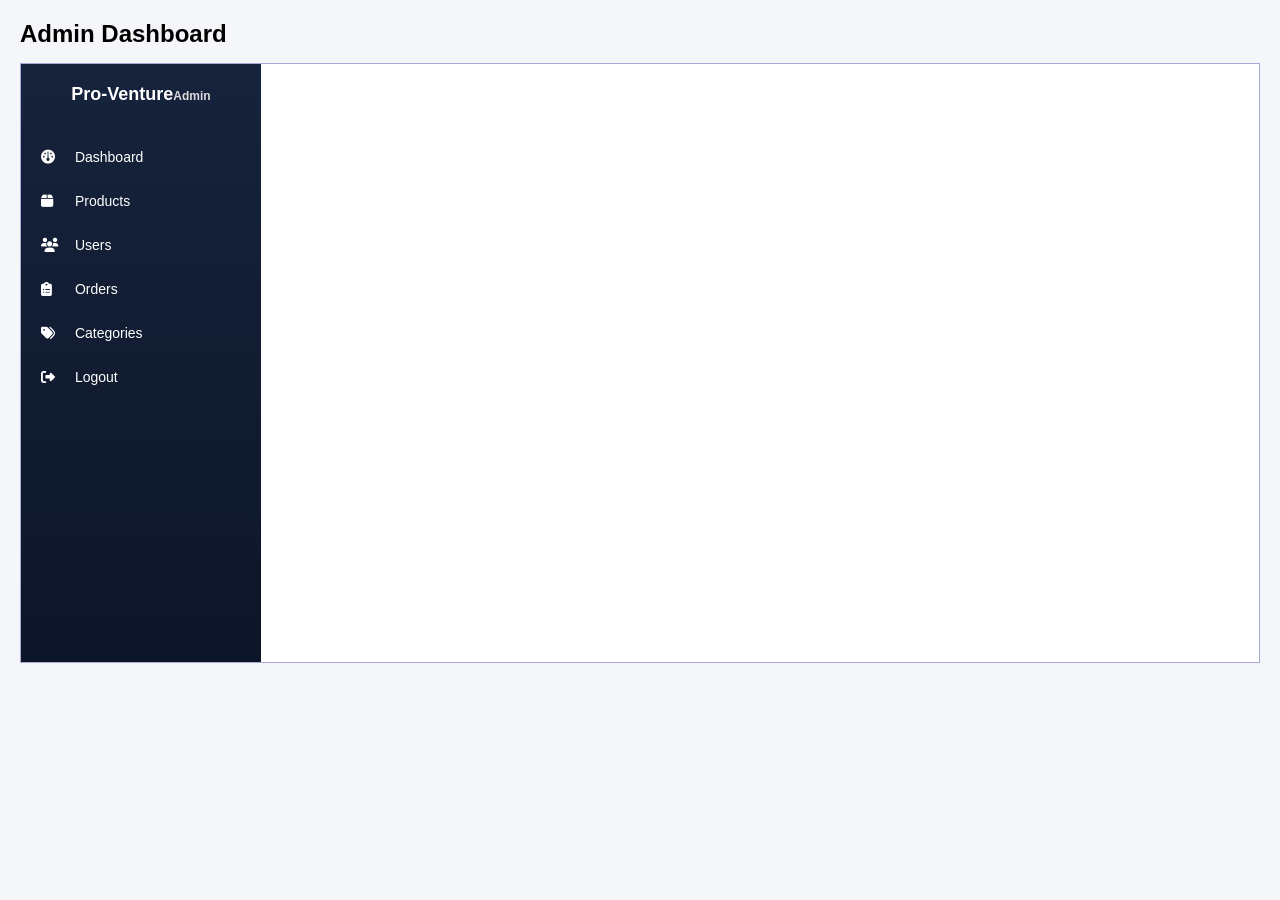
<file: UI/admin_dashboard.html>
﻿<!DOCTYPE html>
<html lang="en">
<head>
  <meta charset="UTF-8">
  <meta name="viewport" content="width=device-width, initial-scale=1.0">
  <title>Admin Dashboard</title>

  <link rel="stylesheet" href="https://cdnjs.cloudflare.com/ajax/libs/font-awesome/6.5.1/css/all.min.css">

  <style>
    *{
      margin:0;
      padding:0;
      box-sizing:border-box;
      font-family: Arial, Helvetica, sans-serif;
    }

    body{
      background:#f5f6fa;
      padding:20px;
    }

    .page-title{
      font-size:24px;
      font-weight:bold;
      margin-bottom:15px;
    }

    .dashboard-container{
      display:flex;
      border:1px solid #a9a9d6;
      background:#fff;
      min-height:600px;
    }

    /* Sidebar */
    .sidebar{
      width:240px;
      background:linear-gradient(to bottom,#16233c,#0d1628);
      color:#fff;
      padding-top:20px;
    }

    .logo{
      text-align:center;
      font-size:18px;
      font-weight:bold;
      margin-bottom:30px;
    }

    .logo span{
      color:#dcdcdc;
      font-size:12px;
    }

    .sidebar ul{
      list-style:none;
    }

    .sidebar ul li{
      padding:14px 20px;
      cursor:pointer;
      transition:0.3s;
      font-size:14px;
    }

    .sidebar ul li:hover{
      background:rgba(255,255,255,0.1);
    }

    .sidebar ul li i{
      width:20px;
      margin-right:10px;
    }

    /* Main Content */
    .main-content{
      flex:1;
      padding:25px;
    }

    .main-content h2{
      margin-bottom:20px;
      color:#333;
    }

    /* Statistics Cards */
    .stats{
      display:flex;
      gap:20px;
      margin-bottom:35px;
    }

    .card{
      flex:1;
      background:#fff;
      border:1px solid #eee;
      border-radius:8px;
      padding:18px;
      display:flex;
      align-items:center;
      gap:12px;
      box-shadow:0 1px 3px rgba(0,0,0,0.05);
    }

    .card i{
      font-size:20px;
      padding:10px;
      border-radius:6px;
    }

    .users i{
      color:#4a90e2;
      background:#eaf2ff;
    }

    .products i{
      color:#4169e1;
      background:#eef3ff;
    }

    .orders i{
      color:#27ae60;
      background:#e9f8ef;
    }

    .categories i{
      color:#d354d8;
      background:#fceeff;
    }

    .card-number{
      font-size:24px;
      font-weight:bold;
      color:#333;
    }

    .card-text{
      font-size:13px;
      color:#777;
    }

    /* Orders Table */
    .section-title{
      margin-bottom:15px;
      color:#333;
    }

    table{
      width:100%;
      border-collapse:collapse;
      background:#fff;
    }

    th{
      text-align:left;
      padding:12px;
      background:#fafafa;
      border-bottom:1px solid #ddd;
      color:#555;
    }

    td{
      padding:12px;
      border-bottom:1px solid #eee;
    }

    .status{
      padding:6px 12px;
      border-radius:12px;
      font-size:12px;
      font-weight:bold;
    }

    .completed{
      background:#e8f7ee;
      color:#27ae60;
    }

    .processing{
      background:#fff4e6;
      color:#f39c12;
    }

    .pending{
      background:#ffeaea;
      color:#e74c3c;
    }

    .view-orders{
      float:right;
      margin-top:15px;
      padding:10px 15px;
      border:1px solid #6c63ff;
      color:#6c63ff;
      background:white;
      border-radius:5px;
      cursor:pointer;
      font-weight:bold;
    }

    .view-orders:hover{
      background:#6c63ff;
      color:white;
    }
  </style>
</head>
<body>

<h1 class="page-title">Admin Dashboard</h1>

<div class="dashboard-container">

  <!-- Sidebar -->
  <div class="sidebar">

    <div class="logo">
      Pro-Venture<span>Admin</span>
    </div>

    <ul>
      <li><i class="fas fa-gauge"></i> Dashboard</li>
      <li><i class="fas fa-box"></i> Products</li>
      <li><i class="fas fa-users"></i> Users</li>
      <li><i class="fas fa-clipboard-list"></i> Orders</li>
      <li><i class="fas fa-tags"></i> Categories</li>
      <li><i class="fas fa-right-from-bracket"></i> Logout</li>
    </ul>

  </div>

  <!-- Main Content -->
  <div class="main-content">

  </div>

</div>

</body>
</html>
</file>
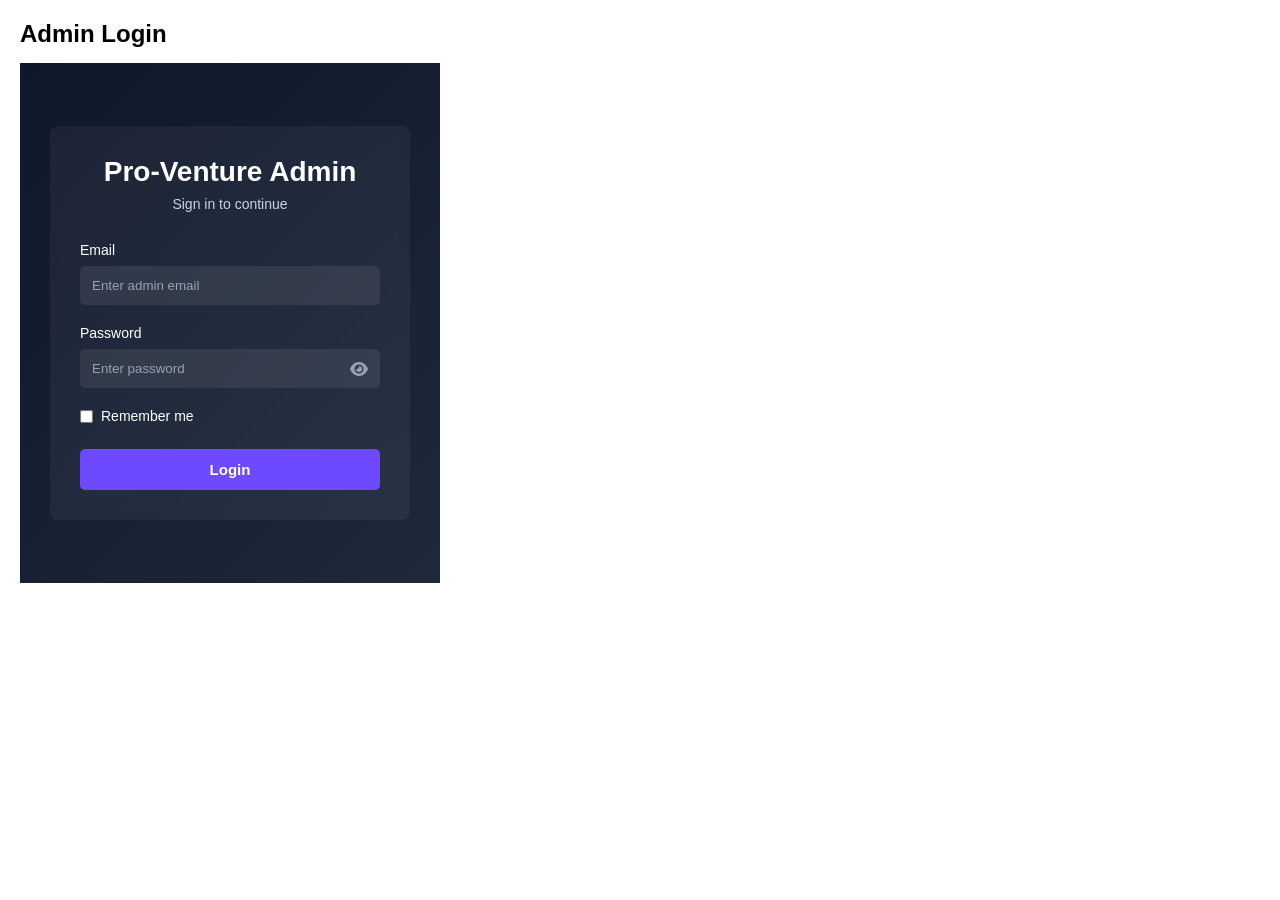
<file: UI/admin_login.html>
﻿<!DOCTYPE html>
<html lang="en">
<head>
  <meta charset="UTF-8">
  <meta name="viewport" content="width=device-width, initial-scale=1.0">
  <title>Admin Login</title>

  <!-- Font Awesome -->
  <link rel="stylesheet" href="https://cdnjs.cloudflare.com/ajax/libs/font-awesome/6.5.1/css/all.min.css">

  <style>
    *{
      margin:0;
      padding:0;
      box-sizing:border-box;
      font-family: Arial, sans-serif;
    }

    body{
      background:#ffffff;
      padding:20px;
    }

    .page-title{
      font-size:24px;
      font-weight:bold;
      margin-bottom:15px;
    }

    .login-container{
      width:420px;
      min-height:520px;
      background:linear-gradient(135deg,#0f172a,#1e293b);
      display:flex;
      justify-content:center;
      align-items:center;
      padding:30px;
    }

    .login-box{
      width:100%;
      background:rgba(255,255,255,0.05);
      padding:30px;
      border-radius:8px;
      backdrop-filter:blur(5px);
    }

    .login-header{
      text-align:center;
      color:white;
      margin-bottom:30px;
    }

    .login-header h2{
      margin-bottom:8px;
      font-size:28px;
    }

    .login-header p{
      color:#cbd5e1;
      font-size:14px;
    }

    .form-group{
      margin-bottom:20px;
    }

    label{
      display:block;
      color:white;
      margin-bottom:8px;
      font-size:14px;
    }

    .input-group{
      position:relative;
    }

    input[type="email"],
    input[type="password"]{
      width:100%;
      padding:12px;
      border:none;
      border-radius:5px;
      background:rgba(255,255,255,0.08);
      color:white;
      outline:none;
    }

    input::placeholder{
      color:#94a3b8;
    }

    .password-icon{
      position:absolute;
      right:12px;
      top:50%;
      transform:translateY(-50%);
      color:#94a3b8;
      cursor:pointer;
    }

    .remember{
      display:flex;
      align-items:center;
      gap:8px;
      margin-bottom:25px;
      color:#e2e8f0;
      font-size:14px;
    }

    .login-btn{
      width:100%;
      padding:12px;
      border:none;
      border-radius:5px;
      background:#6d4aff;
      color:white;
      font-size:15px;
      font-weight:bold;
      cursor:pointer;
      transition:0.3s;
    }

    .login-btn:hover{
      background:#5a3cf0;
    }
  </style>
</head>
<body>

<h1 class="page-title">Admin Login</h1>

<div class="login-container">

  <div class="login-box">

    <div class="login-header">
      <h2>Pro-Venture Admin</h2>
      <p>Sign in to continue</p>
    </div>

    <form>

      <div class="form-group">
        <label>Email</label>
        <input type="email" placeholder="Enter admin email">
      </div>

      <div class="form-group">
        <label>Password</label>

        <div class="input-group">
          <input type="password" placeholder="Enter password">
          <i class="fa-solid fa-eye password-icon"></i>
        </div>
      </div>

      <div class="remember">
        <input type="checkbox" id="remember">
        <label for="remember" style="margin:0;">Remember me</label>
      </div>

      <button type="submit" class="login-btn">
        Login
      </button>

    </form>

  </div>

</div>

</body>
</html>
</file>
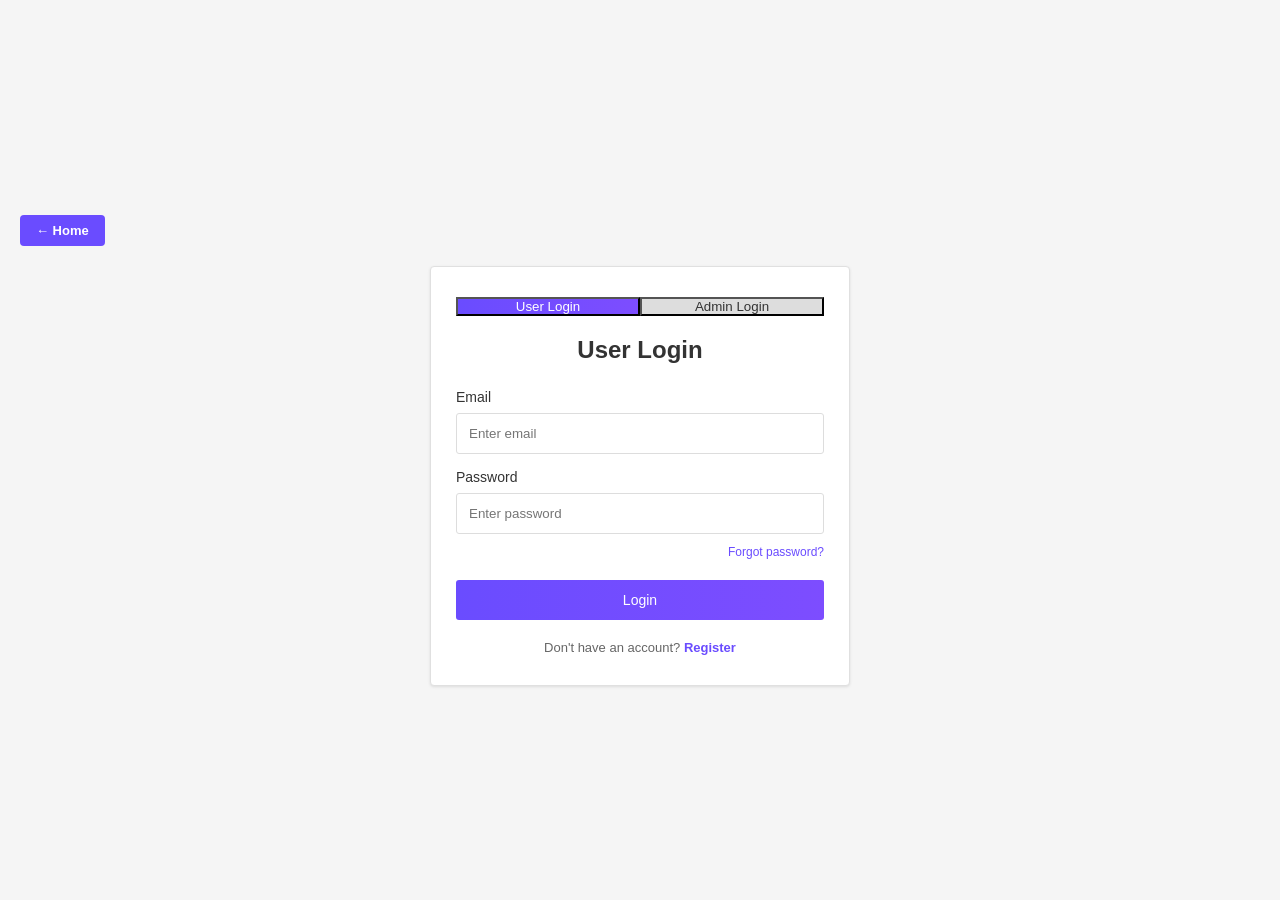
<file: UI/login.html>
﻿<!DOCTYPE html>
<html lang="en">
<head>
  <meta charset="UTF-8">
  <meta name="viewport" content="width=device-width, initial-scale=1.0">
  <title>Login Page</title>

  <style>
    *{
      margin:0;
      padding:0;
      box-sizing:border-box;
      font-family:Arial, Helvetica, sans-serif;
    }

    .login-wrapper{
      background:#f5f5f5;
      display:flex;
      flex-direction:column;
      justify-content:center;
      align-items:center;
      min-height:100vh;
      padding:20px;
    }

    .home-btn{
      align-self:flex-start;
      margin-bottom:20px;
      padding:8px 16px;
      background:#6a4cff;
      color:white;
      border:none;
      border-radius:4px;
      cursor:pointer;
      font-size:13px;
      font-weight:bold;
    }

    .home-btn:hover{
      opacity:0.9;
    }

    .login-container{
      width:420px;
    }

    .login-box{
      background:#fff;
      padding:30px 25px;
      border:1px solid #e0e0e0;
      border-radius:4px;
      box-shadow:0 1px 3px rgba(0,0,0,0.1);
    }

    h2{
      margin-bottom:25px;
      font-size:24px;
      font-weight:bold;
      color:#333;
      text-align:center;
    }

    .tabs{
      display:flex;
      margin-bottom:20px;
    }

    .tabs button{
      flex:1;
      margin:0;
      border-radius:0;
      background:#ddd;
      color:#333;
    }

    .tabs button.active{
      background:linear-gradient(to right, #6a4cff, #7d4dff);
      color:white;
    }

    label{
      display:block;
      margin-bottom:8px;
      margin-top:15px;
      font-size:14px;
      color:#333;
    }

    input{
      width:100%;
      padding:12px;
      border:1px solid #ddd;
      border-radius:3px;
      outline:none;
    }

    input:focus{
      border-color:#6a4cff;
    }

    .forgot-password{
      text-align:right;
      margin-top:8px;
    }

    .forgot-password a{
      text-decoration:none;
      color:#6a4cff;
      font-size:12px;
    }

    .submit-btn{
      width:100%;
      margin-top:20px;
      padding:12px;
      border:none;
      border-radius:3px;
      background:linear-gradient(to right, #6a4cff, #7d4dff);
      color:white;
      font-size:14px;
      cursor:pointer;
    }

    .submit-btn:hover{
      opacity:0.9;
    }

    .register{
      text-align:center;
      margin-top:20px;
      font-size:13px;
      color:#666;
    }

    .register a{
      text-decoration:none;
      color:#6a4cff;
      font-weight:bold;
    }

    .hidden{
      display:none;
    }
  </style>
</head>

<body>

<div class="login-wrapper">
  <button class="home-btn" onclick="navigateTo('main_screen')">← Home</button>

  <div class="login-container">
    <div class="login-box">

      <div class="tabs">
        <button class="active" onclick="showForm('user')" id="userBtn">
          User Login
        </button>

        <button onclick="showForm('admin')" id="adminBtn">
          Admin Login
        </button>
      </div>

      <!-- User Login -->
      <div id="userForm">
        <h2>User Login</h2>

        <form id="loginForm">
          <label>Email</label>
          <input type="email" id="loginEmail" placeholder="Enter email" required>

          <label>Password</label>
          <input type="password" id="loginPassword" placeholder="Enter password" required>

          <p id="loginError" style="color:red;font-size:13px;margin-top:10px;display:none;"></p>

          <div class="forgot-password">
            <a href="#">Forgot password?</a>
          </div>

          <button type="submit" class="submit-btn">Login</button>

          <p class="register">
            Don't have an account?
            <a href="#" onclick="navigateTo('register_screen')">Register</a>
          </p>
        </form>
      </div>

      <!-- Admin Login -->
      <div id="adminForm" class="hidden">
        <form id="adminLoginForm">
          <label>Admin Email</label>
          <input type="email" id="adminUsername" placeholder="Enter admin email" required>

          <label>Password</label>
          <input type="password" id="adminPassword" placeholder="Enter admin password" required>

          <p id="adminLoginError" style="color:red;font-size:13px;margin-top:10px;display:none;"></p>

          <button type="submit" class="submit-btn">
            Login as Admin
          </button>
        </form>
      </div>

    </div>
  </div>
</div>

<script>
  function showForm(type){
    const userForm = document.getElementById("userForm");
    const adminForm = document.getElementById("adminForm");

    const userBtn = document.getElementById("userBtn");
    const adminBtn = document.getElementById("adminBtn");

    if(type === "user"){
      userForm.classList.remove("hidden");
      adminForm.classList.add("hidden");

      userBtn.classList.add("active");
      adminBtn.classList.remove("active");
    }
    else{
      adminForm.classList.remove("hidden");
      userForm.classList.add("hidden");

      adminBtn.classList.add("active");
      userBtn.classList.remove("active");
    }
  }
</script>

</body>
</html>
</file>
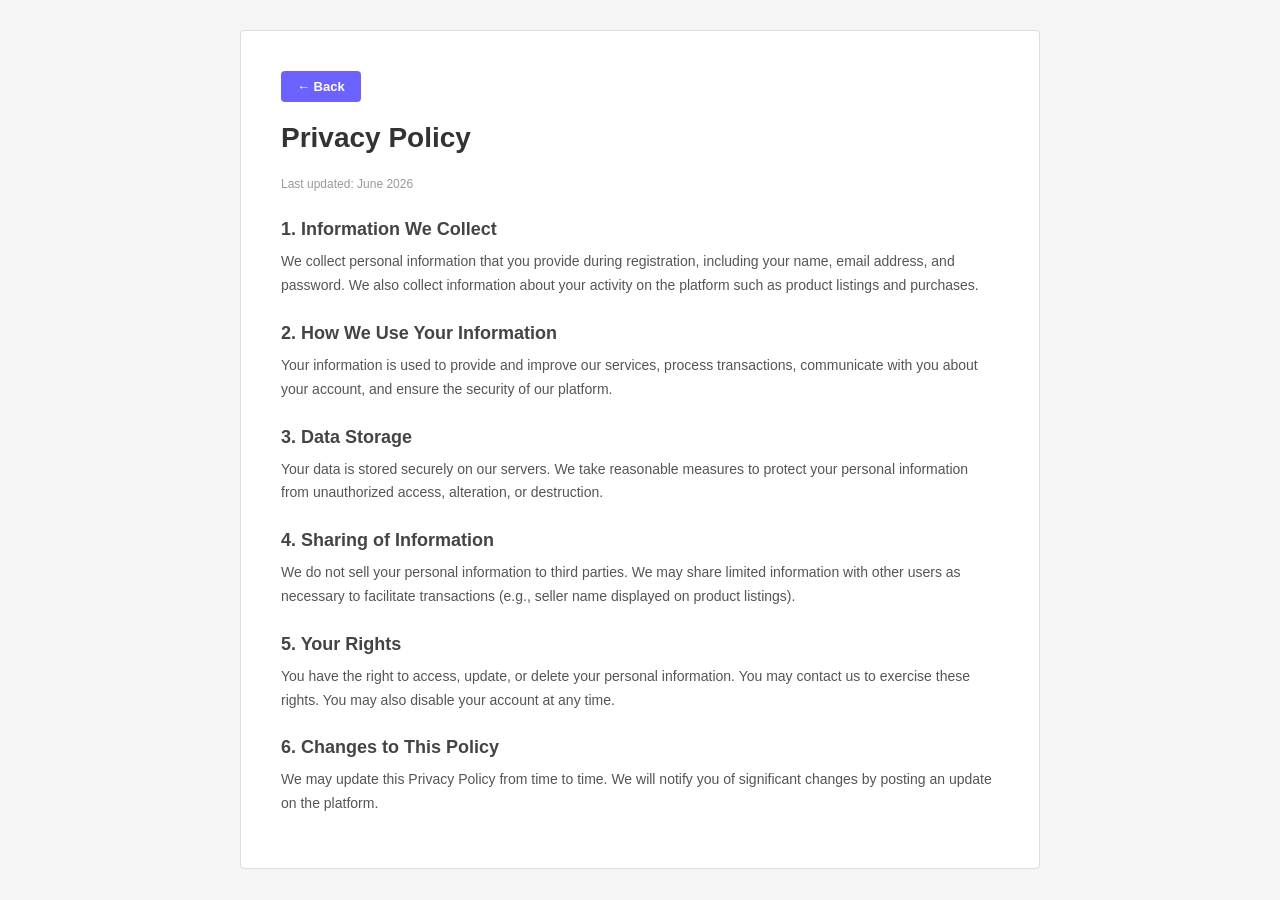
<file: UI/privacy.html>
<!DOCTYPE html>
<html lang="en">
<head>
  <meta charset="UTF-8">
  <meta name="viewport" content="width=device-width, initial-scale=1.0">
  <title>Privacy Policy - Pro-Venture</title>

  <style>
    *{
      margin:0;
      padding:0;
      box-sizing:border-box;
      font-family:Arial, sans-serif;
    }

    .privacy-wrapper{
      background:#f5f5f5;
      min-height:100vh;
      padding:30px;
    }

    .privacy-container{
      max-width:800px;
      margin:auto;
      background:white;
      padding:40px;
      border:1px solid #ddd;
      border-radius:4px;
    }

    .back-btn{
      display:inline-block;
      margin-bottom:20px;
      padding:8px 16px;
      background:#6c63ff;
      color:white;
      border:none;
      border-radius:4px;
      cursor:pointer;
      font-size:13px;
      font-weight:bold;
    }

    h1{
      color:#333;
      margin-bottom:20px;
      font-size:28px;
    }

    h2{
      color:#444;
      margin-top:25px;
      margin-bottom:10px;
      font-size:18px;
    }

    p{
      color:#555;
      line-height:1.7;
      margin-bottom:12px;
      font-size:14px;
    }

    .last-updated{
      color:#999;
      font-size:12px;
      margin-bottom:20px;
    }
  </style>
</head>
<body>

<div class="privacy-wrapper">
  <div class="privacy-container">
    <button class="back-btn" onclick="navigateTo('register_screen')">← Back</button>

    <h1>Privacy Policy</h1>
    <p class="last-updated">Last updated: June 2026</p>

    <h2>1. Information We Collect</h2>
    <p>We collect personal information that you provide during registration, including your name, email address, and password. We also collect information about your activity on the platform such as product listings and purchases.</p>

    <h2>2. How We Use Your Information</h2>
    <p>Your information is used to provide and improve our services, process transactions, communicate with you about your account, and ensure the security of our platform.</p>

    <h2>3. Data Storage</h2>
    <p>Your data is stored securely on our servers. We take reasonable measures to protect your personal information from unauthorized access, alteration, or destruction.</p>

    <h2>4. Sharing of Information</h2>
    <p>We do not sell your personal information to third parties. We may share limited information with other users as necessary to facilitate transactions (e.g., seller name displayed on product listings).</p>

    <h2>5. Your Rights</h2>
    <p>You have the right to access, update, or delete your personal information. You may contact us to exercise these rights. You may also disable your account at any time.</p>

    <h2>6. Changes to This Policy</h2>
    <p>We may update this Privacy Policy from time to time. We will notify you of significant changes by posting an update on the platform.</p>
  </div>
</div>

</body>
</html>
</file>
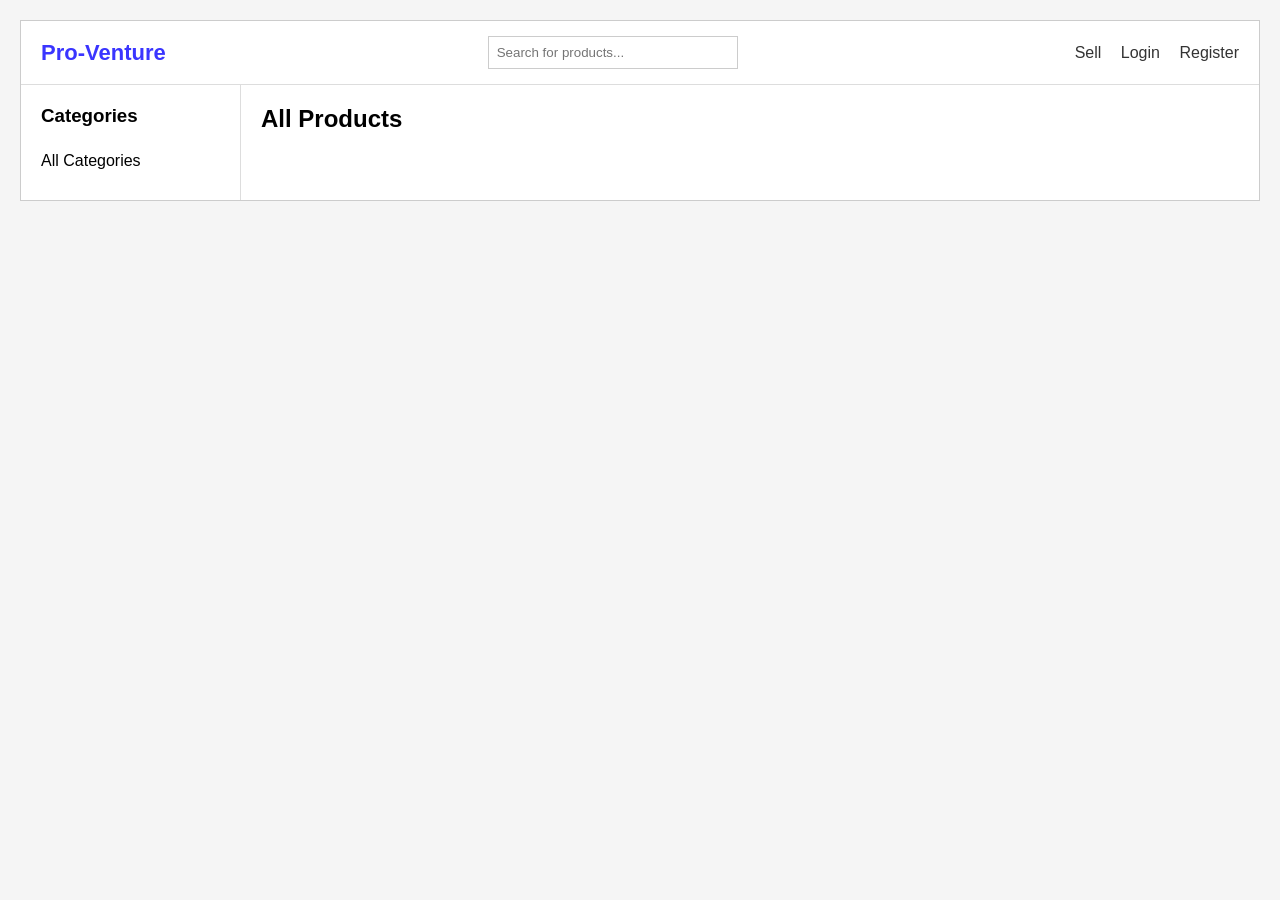
<file: UI/product_listings.html>
﻿<!DOCTYPE html>
<html lang="en">
<head>
  <meta charset="UTF-8">
  <meta name="viewport" content="width=device-width, initial-scale=1.0">
  <title>Product Listing - Pro-Venture</title>

  <style>

    *{
      margin:0;
      padding:0;
      box-sizing:border-box;
      font-family:Arial, sans-serif;
    }

    body{
      background:#f5f5f5;
      padding:20px;
    }

    .container{
      border:1px solid #ccc;
      background:white;
    }

    header{
      display:flex;
      justify-content:space-between;
      align-items:center;
      padding:15px 20px;
      border-bottom:1px solid #ddd;
    }

    .logo{
      font-size:22px;
      font-weight:bold;
      color:#3a35ff;
    }

    .search-bar{
      display:flex;
      gap:10px;
    }

    .search-bar input{
      padding:8px;
      width:250px;
      border:1px solid #ccc;
    }

    nav a{
      margin-left:15px;
      text-decoration:none;
      color:#333;
    }

    .main{
      display:flex;
    }

    .sidebar{
      width:220px;
      padding:20px;
      border-right:1px solid #ddd;
    }

    .sidebar h3{
      margin-bottom:15px;
    }

    .sidebar ul{
      list-style:none;
    }

    .sidebar li{
      padding:10px 0;
      cursor:pointer;
    }

    .sidebar li:hover{
      color:#3a35ff;
    }

    .sidebar li.active{
      color:#3a35ff;
      font-weight:bold;
    }

    .content{
      flex:1;
      padding:20px;
    }

    .content h2{
      margin-bottom:20px;
    }

    .products{
      display:grid;
      grid-template-columns:repeat(4,1fr);
      gap:20px;
    }

    .card{
      border:1px solid #ddd;
      padding:15px;
      text-align:center;
      border-radius:8px;
      background:white;
    }

    .card img{
      width:100%;
      height:140px;
      object-fit:contain;
    }

    .card h4{
      margin:10px 0;
    }

    .price{
      color:#3a35ff;
      font-weight:bold;
    }

  </style>
</head>

<body>

<div class="container">

  <header>
    <div class="logo" style="cursor:pointer;" onclick="navigateTo('main_screen')">Pro-Venture</div>

    <div class="search-bar">
      <input type="text" id="productSearchInput" placeholder="Search for products..." oninput="searchProducts(this.value)">
    </div>

    <nav>
      <a href="#">Sell</a>
      <a href="#" onclick="navigateTo('login_screen')">Login</a>
      <a href="#" onclick="navigateTo('register_screen')">Register</a>
    </nav>
  </header>

  <div class="main">

    <div class="sidebar">
      <h3>Categories</h3>

      <ul id="categorySidebar">
        <li data-category-id="0" onclick="filterByCategory(0)">All Categories</li>
      </ul>

    </div>

    <div class="content">

      <h2>All Products</h2>

      <div class="products">
      </div>
    </div>
  </div>
</div>

</body>
</html>
</file>
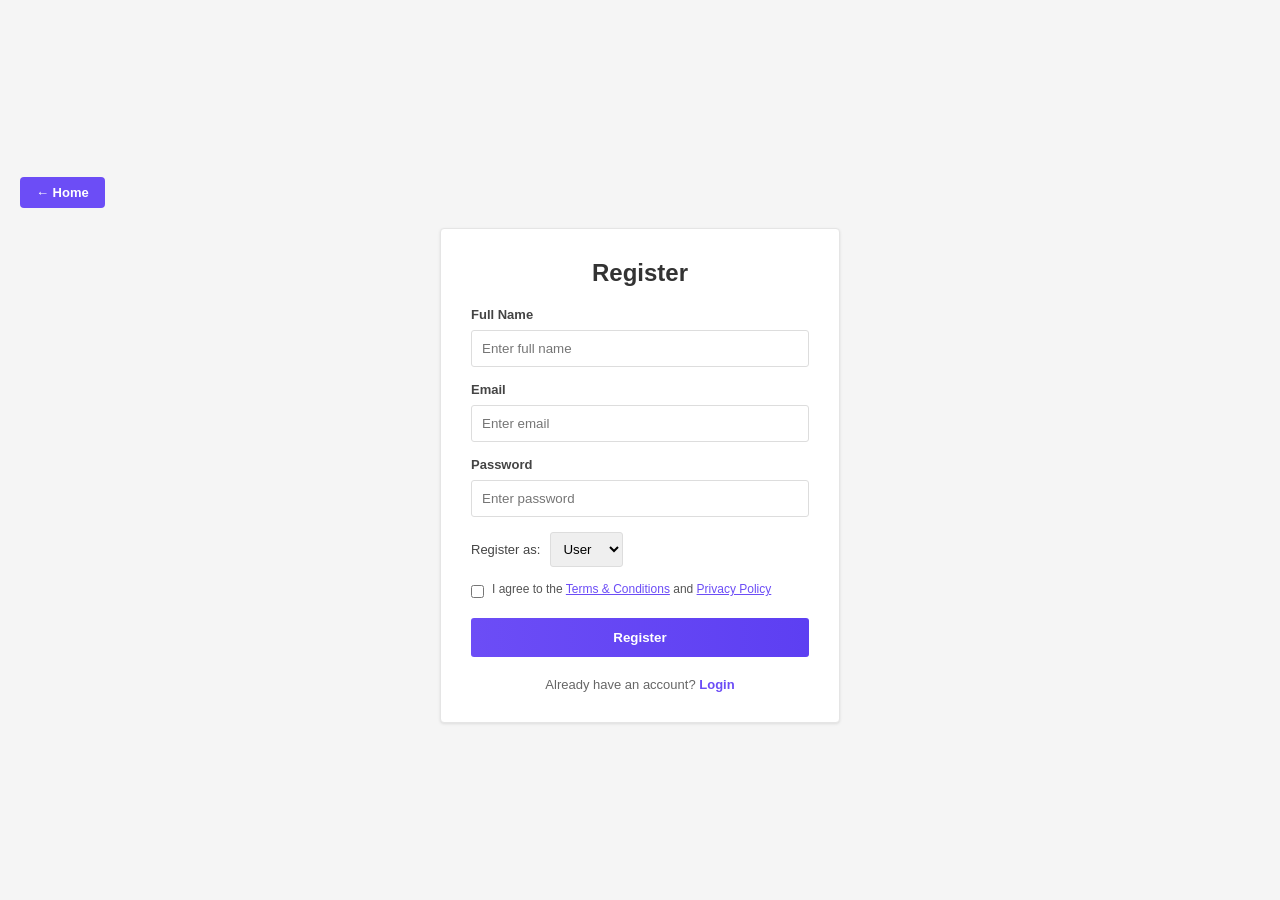
<file: UI/register.html>
﻿<!DOCTYPE html>
<html lang="en">
<head>
  <meta charset="UTF-8">
  <meta name="viewport" content="width=device-width, initial-scale=1.0">
  <title>Register</title>

  <style>
    *{
      margin:0;
      padding:0;
      box-sizing:border-box;
      font-family:Arial, Helvetica, sans-serif;
    }

    .register-wrapper{
      background:#f5f5f5;
      display:flex;
      flex-direction:column;
      justify-content:center;
      align-items:center;
      min-height:100vh;
      padding:20px;
    }

    .home-btn{
      align-self:flex-start;
      margin-bottom:20px;
      padding:8px 16px;
      background:#6c4df6;
      color:white;
      border:none;
      border-radius:4px;
      cursor:pointer;
      font-size:13px;
      font-weight:bold;
    }

    .home-btn:hover{
      opacity:0.9;
    }

    .register-container{
      width:400px;
    }

    .register-box{
      background:#fff;
      padding:30px;
      border:1px solid #e5e5e5;
      border-radius:4px;
      box-shadow:0 1px 3px rgba(0,0,0,0.1);
    }

    h2{
      margin-bottom:20px;
      color:#333;
      font-size:24px;
      text-align:center;
    }

    label{
      display:block;
      margin-bottom:8px;
      margin-top:15px;
      font-size:13px;
      font-weight:600;
      color:#444;
    }

    input{
      width:100%;
      padding:10px;
      border:1px solid #ddd;
      border-radius:3px;
      outline:none;
    }

    input:focus{
      border-color:#6c4df6;
    }

    .submit-btn{
      width:100%;
      margin-top:20px;
      padding:12px;
      border:none;
      border-radius:3px;
      background:linear-gradient(to right,#6c4df6,#5d3ff2);
      color:white;
      font-weight:600;
      cursor:pointer;
    }

    .submit-btn:hover{
      opacity:0.9;
    }

    .login-link{
      text-align:center;
      margin-top:20px;
      font-size:13px;
      color:#666;
    }

    .login-link a{
      text-decoration:none;
      color:#6c4df6;
      font-weight:bold;
    }
  </style>
</head>

<body>

<div class="register-wrapper">
  <button class="home-btn" onclick="navigateTo('main_screen')">← Home</button>

  <div class="register-container">
    <div class="register-box">
      <h2>Register</h2>

      <form id="registerForm">
        <label for="fullname">Full Name</label>
        <input type="text" id="fullname" placeholder="Enter full name" required>

        <label for="email">Email</label>
        <input type="email" id="regEmail" placeholder="Enter email" required>

        <label for="password">Password</label>
        <input type="password" id="regPassword" placeholder="Enter password" required>

        <div style="margin-top:15px;display:flex;align-items:center;gap:10px;">
          <label style="margin:0;font-weight:normal;font-size:13px;color:#444;">Register as:</label>
          <select id="regRole" style="padding:8px;border:1px solid #ddd;border-radius:3px;width:auto;">
            <option value="1">User</option>
            <option value="3">Seller</option>
          </select>
        </div>

        <p id="registerError" style="color:red;font-size:13px;margin-top:10px;display:none;"></p>

        <div style="margin-top:15px;display:flex;align-items:flex-start;gap:8px;">
          <input type="checkbox" id="agreeTerms" style="width:auto;margin-top:3px;">
          <label for="agreeTerms" style="margin:0;font-weight:normal;font-size:12px;color:#555;">
            I agree to the <a href="#" onclick="navigateTo('terms_screen')" style="color:#6c4df6;">Terms & Conditions</a> and <a href="#" onclick="navigateTo('privacy_screen')" style="color:#6c4df6;">Privacy Policy</a>
          </label>
        </div>

        <button type="submit" class="submit-btn">Register</button>

        <p class="login-link">
          Already have an account?
          <a href="#" onclick="navigateTo('login_screen')">Login</a>
        </p>
      </form>
    </div>
  </div>
</div>

</body>
</html>
</file>
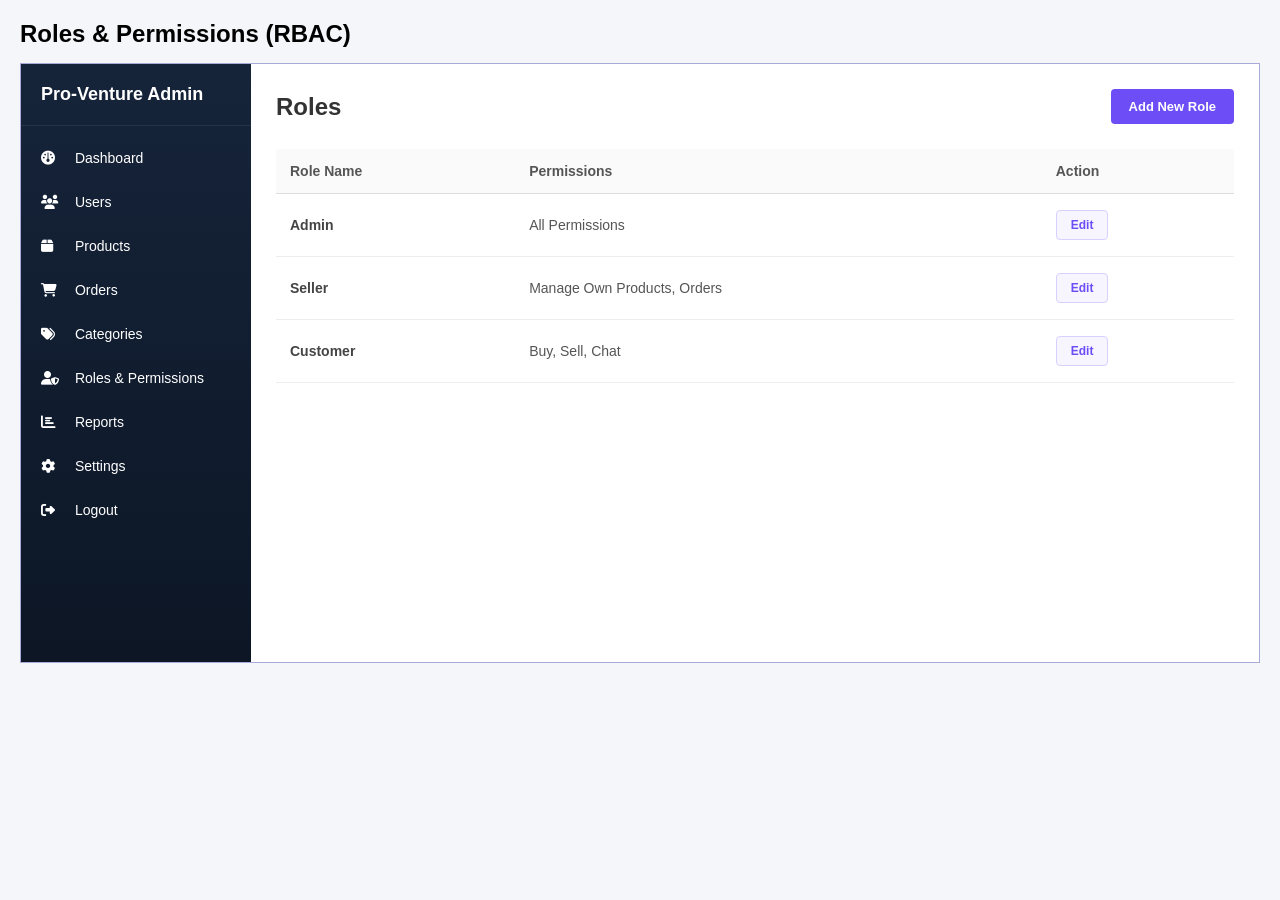
<file: UI/roles_and_permissions.html>
﻿<!DOCTYPE html>
<html lang="en">
<head>
  <meta charset="UTF-8">
  <meta name="viewport" content="width=device-width, initial-scale=1.0">
  <title>Roles & Permissions (RBAC)</title>

  <link rel="stylesheet" href="https://cdnjs.cloudflare.com/ajax/libs/font-awesome/6.5.1/css/all.min.css">

  <style>
    *{
      margin:0;
      padding:0;
      box-sizing:border-box;
      font-family: Arial, Helvetica, sans-serif;
    }

    body{
      background:#f5f6fa;
      padding:20px;
    }

    .page-title{
      font-size:24px;
      font-weight:bold;
      margin-bottom:15px;
    }

    .container{
      display:flex;
      min-height:600px;
      background:#fff;
      border:1px solid #a8abd8;
    }

    /* Sidebar */
    .sidebar{
      width:230px;
      background:linear-gradient(to bottom,#16243a,#0c1625);
      color:#fff;
    }

    .logo{
      padding:20px;
      font-size:18px;
      font-weight:bold;
      border-bottom:1px solid rgba(255,255,255,0.08);
    }

    .sidebar ul{
      list-style:none;
      padding-top:10px;
    }

    .sidebar ul li{
      padding:14px 20px;
      cursor:pointer;
      transition:0.3s;
      font-size:14px;
    }

    .sidebar ul li:hover{
      background:rgba(255,255,255,0.08);
    }

    .sidebar ul li i{
      width:20px;
      margin-right:10px;
    }

    /* Main Content */
    .main-content{
      flex:1;
      padding:25px;
    }

    .top-bar{
      display:flex;
      justify-content:space-between;
      align-items:center;
      margin-bottom:25px;
    }

    .top-bar h2{
      color:#333;
    }

    .add-btn{
      background:#6c4df6;
      color:#fff;
      border:none;
      padding:10px 18px;
      border-radius:4px;
      font-size:13px;
      font-weight:bold;
      cursor:pointer;
      transition:0.3s;
    }

    .add-btn:hover{
      background:#5a3fe0;
    }

    /* Table */
    .table-wrapper{
      background:#fff;
    }

    table{
      width:100%;
      border-collapse:collapse;
    }

    th{
      text-align:left;
      padding:14px;
      background:#fafafa;
      border-bottom:1px solid #ddd;
      color:#555;
      font-size:14px;
    }

    td{
      padding:16px 14px;
      border-bottom:1px solid #eee;
      color:#444;
      font-size:14px;
    }

    .permission-text{
      color:#555;
    }

    .edit-btn{
      padding:7px 14px;
      border:1px solid #d8d1ff;
      background:#f7f5ff;
      color:#6c4df6;
      border-radius:4px;
      cursor:pointer;
      font-weight:bold;
      font-size:12px;
    }

    .edit-btn:hover{
      background:#ece8ff;
    }
  </style>
</head>
<body>

<h1 class="page-title">Roles & Permissions (RBAC)</h1>

<div class="container">

  <!-- Sidebar -->
  <div class="sidebar">

    <div class="logo">
      Pro-Venture Admin
    </div>

    <ul>
      <li><i class="fas fa-gauge"></i> Dashboard</li>
      <li><i class="fas fa-users"></i> Users</li>
      <li><i class="fas fa-box"></i> Products</li>
      <li><i class="fas fa-cart-shopping"></i> Orders</li>
      <li><i class="fas fa-tags"></i> Categories</li>
      <li><i class="fas fa-user-shield"></i> Roles & Permissions</li>
      <li><i class="fas fa-chart-bar"></i> Reports</li>
      <li><i class="fas fa-cog"></i> Settings</li>
      <li><i class="fas fa-right-from-bracket"></i> Logout</li>
    </ul>

  </div>

  <!-- Main Content -->
  <div class="main-content">

    <div class="top-bar">
      <h2>Roles</h2>
      <button class="add-btn">Add New Role</button>
    </div>

    <div class="table-wrapper">

      <table>
        <thead>
        <tr>
          <th>Role Name</th>
          <th>Permissions</th>
          <th>Action</th>
        </tr>
        </thead>

        <tbody>
        <tr>
          <td><strong>Admin</strong></td>
          <td class="permission-text">All Permissions</td>
          <td>
            <button class="edit-btn">Edit</button>
          </td>
        </tr>

        <tr>
          <td><strong>Seller</strong></td>
          <td class="permission-text">
            Manage Own Products, Orders
          </td>
          <td>
            <button class="edit-btn">Edit</button>
          </td>
        </tr>

        <tr>
          <td><strong>Customer</strong></td>
          <td class="permission-text">
            Buy, Sell, Chat
          </td>
          <td>
            <button class="edit-btn">Edit</button>
          </td>
        </tr>
        </tbody>

      </table>

    </div>

  </div>

</div>

</body>
</html>
</file>
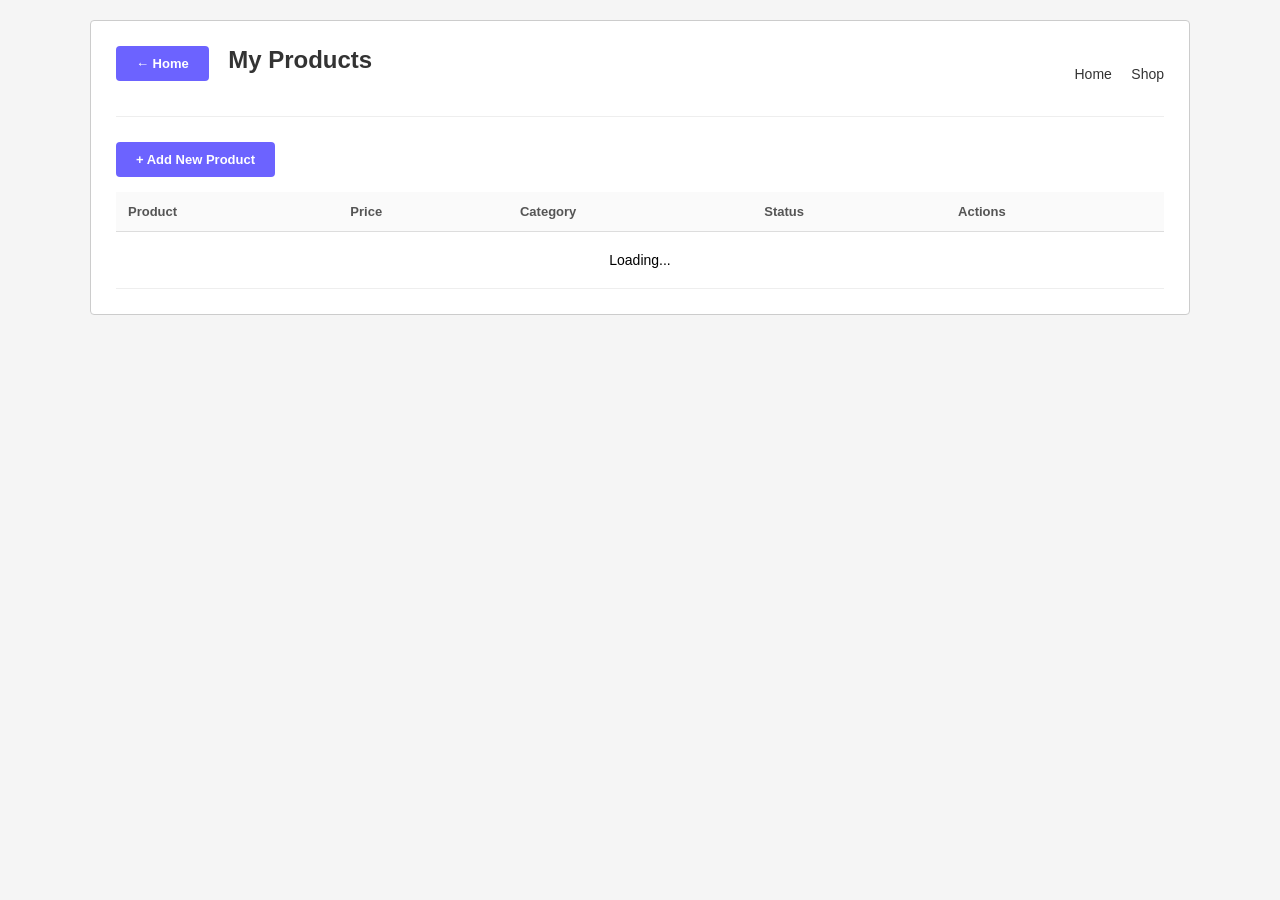
<file: UI/seller_dashboard.html>
﻿<!DOCTYPE html>
<html lang="en">
<head>
  <meta charset="UTF-8">
  <meta name="viewport" content="width=device-width, initial-scale=1.0">
  <title>Seller Dashboard - Pro-Venture</title>

  <style>
    *{
      margin:0;
      padding:0;
      box-sizing:border-box;
      font-family:Arial, sans-serif;
    }

    body{
      background:#f5f5f5;
      padding:20px;
    }

    .container{
      max-width:1100px;
      margin:auto;
      background:white;
      border:1px solid #ccc;
      padding:25px;
      border-radius:4px;
    }

    .seller-header{
      display:flex;
      justify-content:space-between;
      align-items:center;
      margin-bottom:25px;
      padding-bottom:15px;
      border-bottom:1px solid #eee;
    }

    .seller-header h2{
      color:#333;
    }

    .nav-links a{
      text-decoration:none;
      margin-left:15px;
      color:#333;
      font-size:14px;
    }

    .btn{
      padding:10px 20px;
      border:none;
      border-radius:4px;
      cursor:pointer;
      font-weight:bold;
      font-size:13px;
    }

    .btn-primary{
      background:#6c63ff;
      color:white;
    }

    .btn-danger{
      background:#e74c3c;
      color:white;
    }

    .btn-warning{
      background:#f39c12;
      color:white;
    }

    .btn-back{
      background:#6c63ff;
      color:white;
      margin-bottom:20px;
    }

    table{
      width:100%;
      border-collapse:collapse;
      margin-top:15px;
    }

    th{
      text-align:left;
      padding:12px;
      background:#fafafa;
      border-bottom:1px solid #ddd;
      color:#555;
      font-size:13px;
    }

    td{
      padding:12px;
      border-bottom:1px solid #eee;
      font-size:14px;
      vertical-align:middle;
    }

    td img{
      width:40px;
      height:40px;
      object-fit:contain;
      vertical-align:middle;
      margin-right:8px;
    }

    .actions button{
      margin-right:5px;
    }

    /* Add/Edit Form */
    .product-form{
      display:none;
      background:#f9f9f9;
      padding:20px;
      border:1px solid #ddd;
      border-radius:4px;
      margin-bottom:20px;
    }

    .product-form.visible{
      display:block;
    }

    .product-form h3{
      margin-bottom:15px;
    }

    .form-group{
      margin-bottom:12px;
    }

    .form-group label{
      display:block;
      font-size:13px;
      margin-bottom:5px;
      color:#444;
    }

    .form-group input,
    .form-group select,
    .form-group textarea{
      width:100%;
      padding:8px;
      border:1px solid #ddd;
      border-radius:3px;
    }

    .form-actions{
      margin-top:15px;
      display:flex;
      gap:10px;
    }
  </style>
</head>
<body>

<div class="container">

  <div class="seller-header">
    <div>
      <button class="btn btn-back" onclick="navigateTo('main_screen')">← Home</button>
      <h2 style="display:inline;margin-left:15px;">My Products</h2>
    </div>
    <div class="nav-links">
      <a href="#" onclick="navigateTo('main_screen')">Home</a>
      <a href="#" onclick="navigateTo('product_listings_screen')">Shop</a>
    </div>
  </div>

  <button class="btn btn-primary" onclick="showSellerAddForm()">+ Add New Product</button>

  <div class="product-form" id="sellerProductForm">
    <h3 id="formTitle">Add Product</h3>
    <input type="hidden" id="editProductId" value="">
    <div class="form-group">
      <label>Product Name</label>
      <input type="text" id="spName" placeholder="Enter product name">
    </div>
    <div class="form-group">
      <label>Description</label>
      <textarea id="spDescription" rows="3" placeholder="Enter description"></textarea>
    </div>
    <div class="form-group">
      <label>Price (R)</label>
      <input type="number" id="spPrice" placeholder="0.00" step="0.01">
    </div>
    <div class="form-group">
      <label>Category</label>
      <select id="spCategory">

      </select>
    </div>
    <div class="form-group">
      <label>Image URL</label>
      <input type="text" id="spImage" placeholder="https://...">
    </div>
    <div class="form-actions">
      <button class="btn btn-primary" onclick="submitSellerProduct()">Save</button>
      <button class="btn btn-warning" onclick="hideSellerForm()">Cancel</button>
    </div>
  </div>

  <table>
    <thead>
      <tr>
        <th>Product</th>
        <th>Price</th>
        <th>Category</th>
        <th>Status</th>
        <th>Actions</th>
      </tr>
    </thead>
    <tbody id="sellerProductsBody">
      <tr><td colspan="5" style="text-align:center;padding:20px;">Loading...</td></tr>
    </tbody>
  </table>

</div>

</body>
</html>
</file>
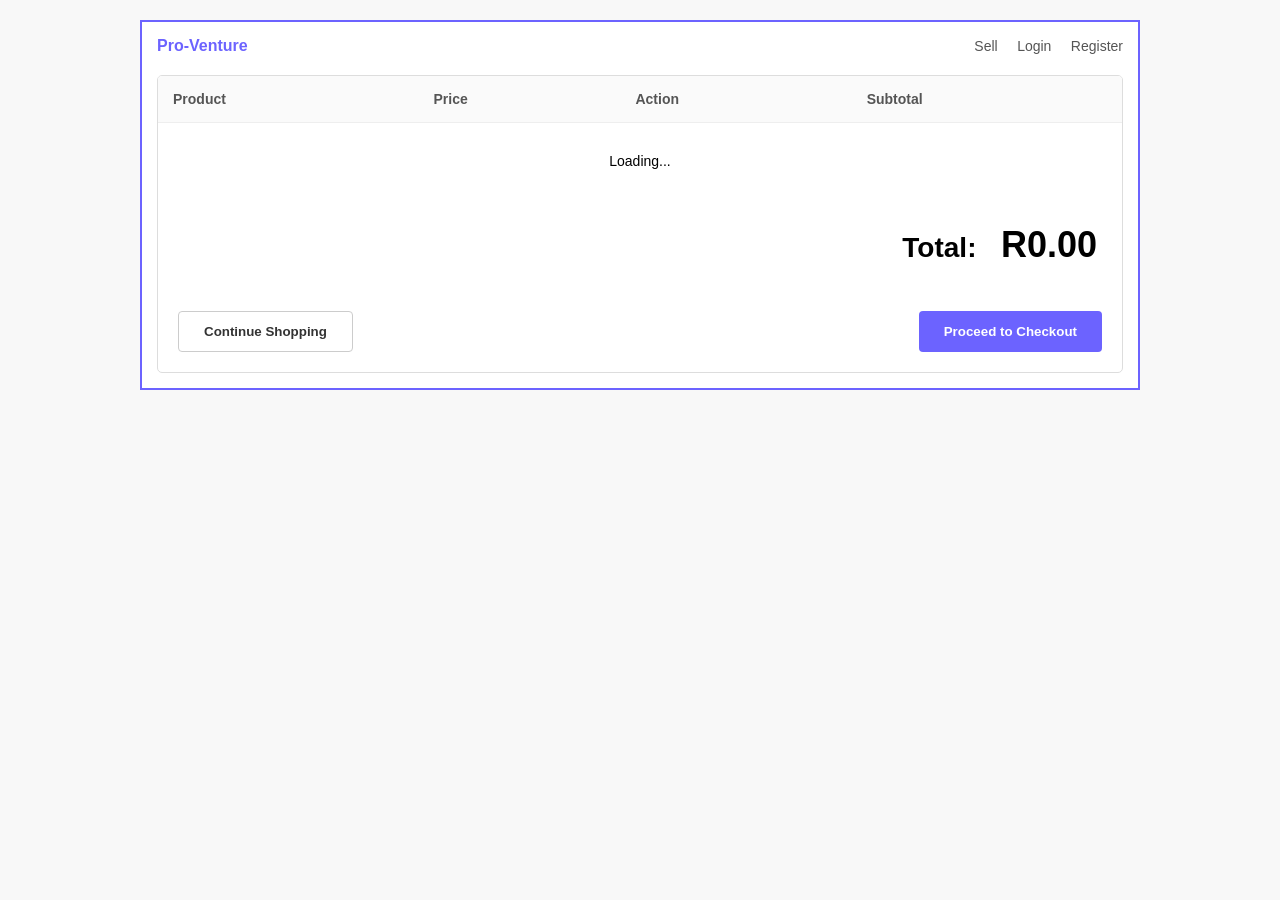
<file: UI/shopping_chart.html>
﻿<!DOCTYPE html>
<html lang="en">
<head>
  <meta charset="UTF-8">
  <meta name="viewport" content="width=device-width, initial-scale=1.0">
  <title>Pro-venture Cart</title>

  <style>
    *{
      margin:0;
      padding:0;
      box-sizing:border-box;
      font-family: Arial, sans-serif;
    }

    body{
      background:#f8f8f8;
      padding:20px;
    }

    .container{
      max-width:1000px;
      margin:auto;
      background:#fff;
      border:2px solid #6c63ff;
      padding:15px;
    }

    .navbar{
      display:flex;
      justify-content:space-between;
      align-items:center;
      margin-bottom:20px;
    }

    .logo{
      color:#6c63ff;
      font-weight:bold;
    }

    .nav-links a{
      text-decoration:none;
      color:#555;
      margin-left:15px;
      font-size:14px;
    }

    .cart{
      border:1px solid #ddd;
      border-radius:5px;
      overflow:hidden;
    }

    table{
      width:100%;
      border-collapse:collapse;
    }

    th{
      text-align:left;
      padding:15px;
      background:#fafafa;
      color:#555;
      font-size:14px;
    }

    td{
      padding:20px 15px;
      border-top:1px solid #eee;
      vertical-align:middle;
      font-size:14px;
    }

    .product{
      display:flex;
      align-items:center;
      gap:15px;
    }

    .product img{
      width:60px;
      height:60px;
      object-fit:cover;
    }

    .delete{
      color:#e74c3c;
      cursor:pointer;
      font-size:16px;
    }

    .total-section{
      text-align:right;
      padding:25px;
    }

    .total-label{
      font-size:28px;
      font-weight:bold;
      margin-right:20px;
    }

    .total-price{
      font-size:36px;
      font-weight:bold;
    }

    .buttons{
      display:flex;
      justify-content:space-between;
      padding:20px;
    }

    .btn{
      padding:12px 25px;
      border:none;
      border-radius:4px;
      cursor:pointer;
      font-weight:bold;
    }

    .btn-secondary{
      background:white;
      color:#333;
      border:1px solid #ccc;
    }

    .btn-primary{
      background:#6c63ff;
      color:white;
    }

    .btn-success{
      background:#27ae60;
      color:white;
      font-size:18px;
      padding:15px 40px;
    }

    .payment-section{
      display:none;
      text-align:center;
      padding:30px;
    }

    .payment-section h3{
      margin-bottom:15px;
      color:#333;
    }

    .payment-section p{
      margin-bottom:20px;
      color:#666;
    }
  </style>
</head>
<body>

<div class="container">

  <div class="navbar">
    <div class="logo">Pro-Venture</div>

    <div class="nav-links">
      <a href="#">Sell</a>
      <a href="#">Login</a>
      <a href="#">Register</a>
    </div>
  </div>

  <div class="cart" id="cartSection">
    <table>
      <thead>
      <tr>
        <th>Product</th>
        <th>Price</th>
        <th>Action</th>
        <th>Subtotal</th>
      </tr>
      </thead>
      <tbody id="cartBody">
        <tr><td colspan="4" style="text-align:center;padding:30px;">Loading...</td></tr>
      </tbody>
    </table>

    <div class="total-section">
      <span class="total-label">Total:</span>
      <span class="total-price" id="cartTotal">R0.00</span>
    </div>

    <div class="buttons">
      <button class="btn btn-secondary" onclick="navigateTo('product_listings_screen')">
        Continue Shopping
      </button>

      <button class="btn btn-primary" id="checkoutBtn" onclick="proceedToCheckout()">
        Proceed to Checkout
      </button>
    </div>
  </div>

  <div class="payment-section" id="paymentSection">
    <h3>Payment</h3>
    <p>Your order has been placed. Please confirm payment below.</p>
    <p id="paymentTotal" style="font-size:24px;font-weight:bold;color:#6c63ff;"></p>
    <button class="btn btn-success" onclick="confirmPayment()">Confirm Payment (Demo)</button>
  </div>

</div>

</body>
</html>
</file>
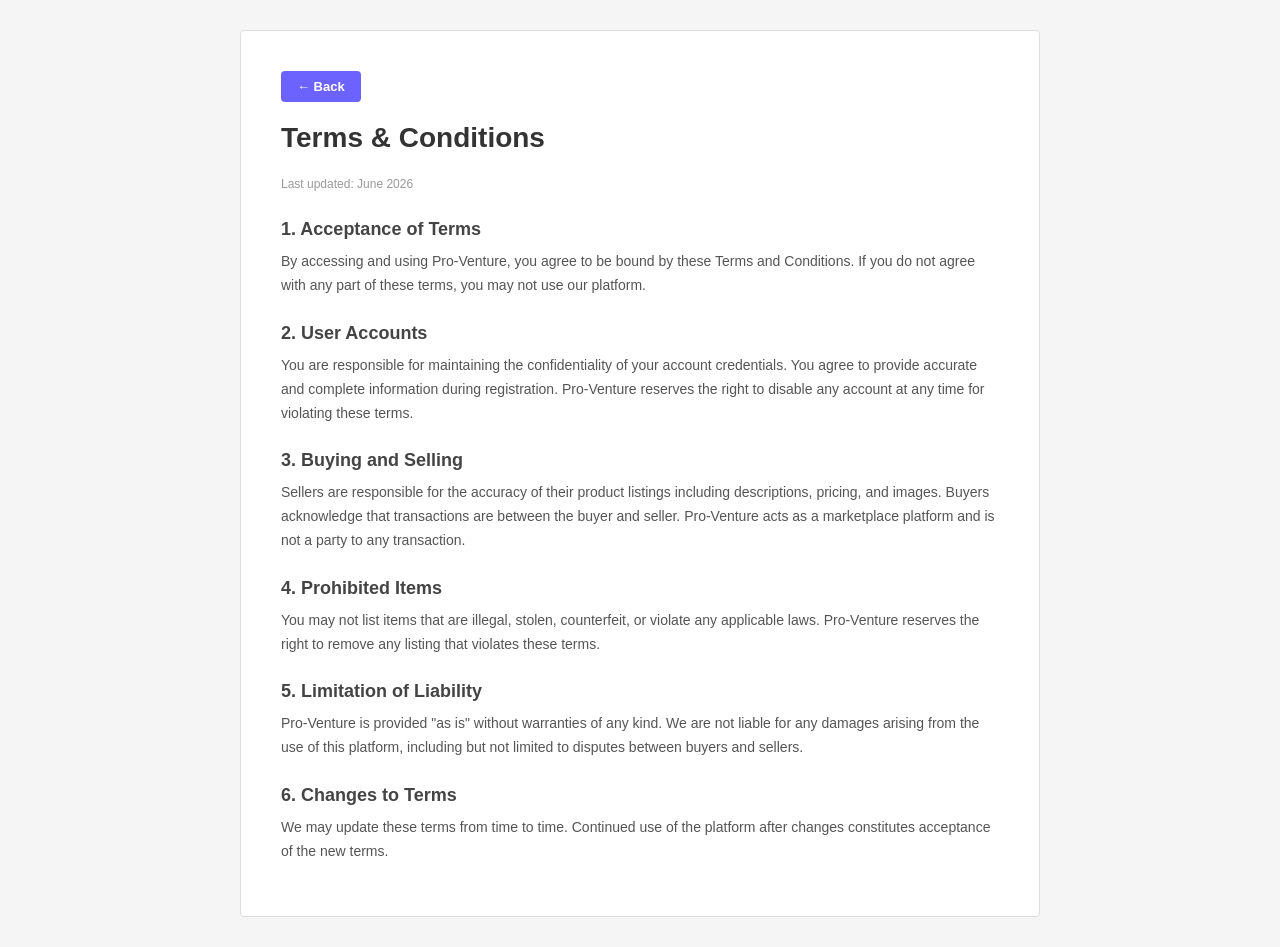
<file: UI/terms.html>
<!DOCTYPE html>
<html lang="en">
<head>
  <meta charset="UTF-8">
  <meta name="viewport" content="width=device-width, initial-scale=1.0">
  <title>Terms & Conditions - Pro-Venture</title>

  <style>
    *{
      margin:0;
      padding:0;
      box-sizing:border-box;
      font-family:Arial, sans-serif;
    }

    .terms-wrapper{
      background:#f5f5f5;
      min-height:100vh;
      padding:30px;
    }

    .terms-container{
      max-width:800px;
      margin:auto;
      background:white;
      padding:40px;
      border:1px solid #ddd;
      border-radius:4px;
    }

    .back-btn{
      display:inline-block;
      margin-bottom:20px;
      padding:8px 16px;
      background:#6c63ff;
      color:white;
      border:none;
      border-radius:4px;
      cursor:pointer;
      font-size:13px;
      font-weight:bold;
    }

    h1{
      color:#333;
      margin-bottom:20px;
      font-size:28px;
    }

    h2{
      color:#444;
      margin-top:25px;
      margin-bottom:10px;
      font-size:18px;
    }

    p{
      color:#555;
      line-height:1.7;
      margin-bottom:12px;
      font-size:14px;
    }

    .last-updated{
      color:#999;
      font-size:12px;
      margin-bottom:20px;
    }
  </style>
</head>
<body>

<div class="terms-wrapper">
  <div class="terms-container">
    <button class="back-btn" onclick="navigateTo('register_screen')">← Back</button>

    <h1>Terms & Conditions</h1>
    <p class="last-updated">Last updated: June 2026</p>

    <h2>1. Acceptance of Terms</h2>
    <p>By accessing and using Pro-Venture, you agree to be bound by these Terms and Conditions. If you do not agree with any part of these terms, you may not use our platform.</p>

    <h2>2. User Accounts</h2>
    <p>You are responsible for maintaining the confidentiality of your account credentials. You agree to provide accurate and complete information during registration. Pro-Venture reserves the right to disable any account at any time for violating these terms.</p>

    <h2>3. Buying and Selling</h2>
    <p>Sellers are responsible for the accuracy of their product listings including descriptions, pricing, and images. Buyers acknowledge that transactions are between the buyer and seller. Pro-Venture acts as a marketplace platform and is not a party to any transaction.</p>

    <h2>4. Prohibited Items</h2>
    <p>You may not list items that are illegal, stolen, counterfeit, or violate any applicable laws. Pro-Venture reserves the right to remove any listing that violates these terms.</p>

    <h2>5. Limitation of Liability</h2>
    <p>Pro-Venture is provided "as is" without warranties of any kind. We are not liable for any damages arising from the use of this platform, including but not limited to disputes between buyers and sellers.</p>

    <h2>6. Changes to Terms</h2>
    <p>We may update these terms from time to time. Continued use of the platform after changes constitutes acceptance of the new terms.</p>
  </div>
</div>

</body>
</html>
</file>
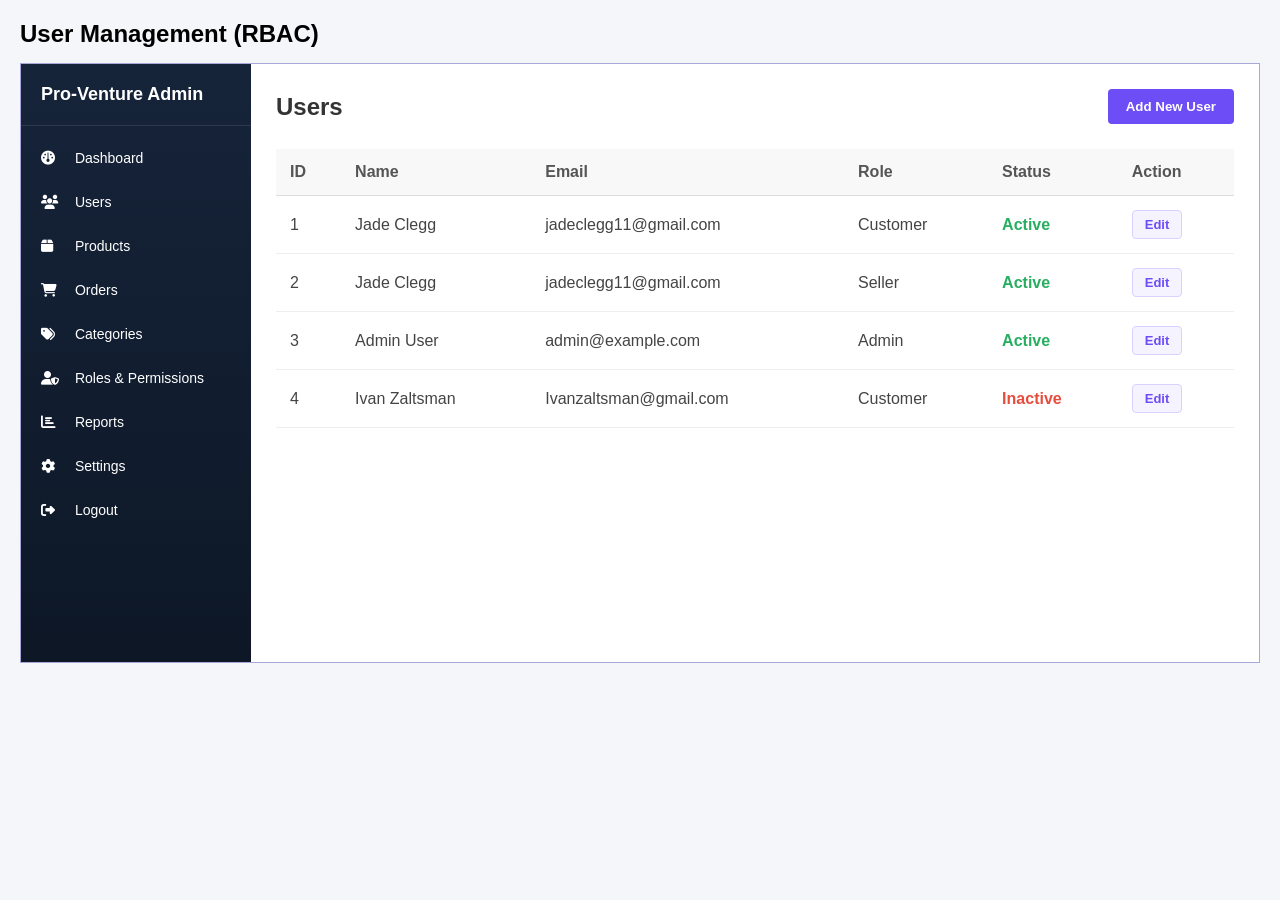
<file: UI/user_management.html>
﻿<!DOCTYPE html>
<html lang="en">
<head>
  <meta charset="UTF-8">
  <meta name="viewport" content="width=device-width, initial-scale=1.0">
  <title>User Management (RBAC)</title>

  <link rel="stylesheet" href="https://cdnjs.cloudflare.com/ajax/libs/font-awesome/6.5.1/css/all.min.css">

  <style>
    *{
      margin:0;
      padding:0;
      box-sizing:border-box;
      font-family: Arial, Helvetica, sans-serif;
    }

    body{
      background:#f5f6fa;
      padding:20px;
    }

    .page-title{
      font-size:24px;
      font-weight:bold;
      margin-bottom:15px;
    }

    .container{
      display:flex;
      min-height:600px;
      border:1px solid #a8a8d8;
      background:#fff;
    }

    /* Sidebar */
    .sidebar{
      width:230px;
      background:linear-gradient(to bottom,#16243a,#0d1726);
      color:#fff;
    }

    .logo{
      padding:20px;
      font-size:18px;
      font-weight:bold;
      border-bottom:1px solid rgba(255,255,255,0.1);
    }

    .sidebar ul{
      list-style:none;
      margin-top:10px;
    }

    .sidebar ul li{
      padding:14px 20px;
      cursor:pointer;
      transition:0.3s;
      font-size:14px;
    }

    .sidebar ul li:hover{
      background:rgba(255,255,255,0.08);
    }

    .sidebar ul li i{
      width:20px;
      margin-right:10px;
    }

    /* Main Content */
    .main-content{
      flex:1;
      padding:25px;
    }

    .top-bar{
      display:flex;
      justify-content:space-between;
      align-items:center;
      margin-bottom:25px;
    }

    .top-bar h2{
      color:#333;
    }

    .add-btn{
      background:#6c4df6;
      color:white;
      border:none;
      padding:10px 18px;
      border-radius:4px;
      cursor:pointer;
      font-weight:bold;
    }

    .add-btn:hover{
      background:#5839e0;
    }

    /* Table */
    .table-container{
      background:#fff;
    }

    table{
      width:100%;
      border-collapse:collapse;
    }

    th{
      text-align:left;
      padding:14px;
      background:#f8f8f8;
      color:#555;
      border-bottom:1px solid #ddd;
    }

    td{
      padding:14px;
      border-bottom:1px solid #eee;
      color:#444;
    }

    .status-active{
      color:#27ae60;
      font-weight:bold;
    }

    .status-inactive{
      color:#e74c3c;
      font-weight:bold;
    }

    .edit-btn{
      background:#f5f3ff;
      color:#6c4df6;
      border:1px solid #d9d1ff;
      padding:6px 12px;
      border-radius:4px;
      cursor:pointer;
      font-size:13px;
      font-weight:bold;
    }

    .edit-btn:hover{
      background:#ece7ff;
    }
  </style>
</head>
<body>

<h1 class="page-title">User Management (RBAC)</h1>

<div class="container">

  <!-- Sidebar -->
  <div class="sidebar">

    <div class="logo">
      Pro-Venture Admin
    </div>

    <ul>
      <li><i class="fas fa-gauge"></i> Dashboard</li>
      <li><i class="fas fa-users"></i> Users</li>
      <li><i class="fas fa-box"></i> Products</li>
      <li><i class="fas fa-cart-shopping"></i> Orders</li>
      <li><i class="fas fa-tags"></i> Categories</li>
      <li><i class="fas fa-user-shield"></i> Roles & Permissions</li>
      <li><i class="fas fa-chart-bar"></i> Reports</li>
      <li><i class="fas fa-cog"></i> Settings</li>
      <li><i class="fas fa-right-from-bracket"></i> Logout</li>
    </ul>

  </div>

  <!-- Main Content -->
  <div class="main-content">

    <div class="top-bar">
      <h2>Users</h2>
      <button class="add-btn">Add New User</button>
    </div>

    <div class="table-container">

      <table>
        <thead>
        <tr>
          <th>ID</th>
          <th>Name</th>
          <th>Email</th>
          <th>Role</th>
          <th>Status</th>
          <th>Action</th>
        </tr>
        </thead>

        <tbody>

        <tr>
          <td>1</td>
          <td>Jade Clegg</td>
          <td>jadeclegg11@gmail.com</td>
          <td>Customer</td>
          <td><span class="status-active">Active</span></td>
          <td><button class="edit-btn">Edit</button></td>
        </tr>

        <tr>
          <td>2</td>
          <td>Jade Clegg</td>
          <td>jadeclegg11@gmail.com</td>
          <td>Seller</td>
          <td><span class="status-active">Active</span></td>
          <td><button class="edit-btn">Edit</button></td>
        </tr>

        <tr>
          <td>3</td>
          <td>Admin User</td>
          <td>admin@example.com</td>
          <td>Admin</td>
          <td><span class="status-active">Active</span></td>
          <td><button class="edit-btn">Edit</button></td>
        </tr>

        <tr>
          <td>4</td>
          <td>Ivan Zaltsman</td>
          <td>Ivanzaltsman@gmail.com</td>
          <td>Customer</td>
          <td><span class="status-inactive">Inactive</span></td>
          <td><button class="edit-btn">Edit</button></td>
        </tr>

        </tbody>
      </table>

    </div>

  </div>

</div>

</body>
</html>
</file>
